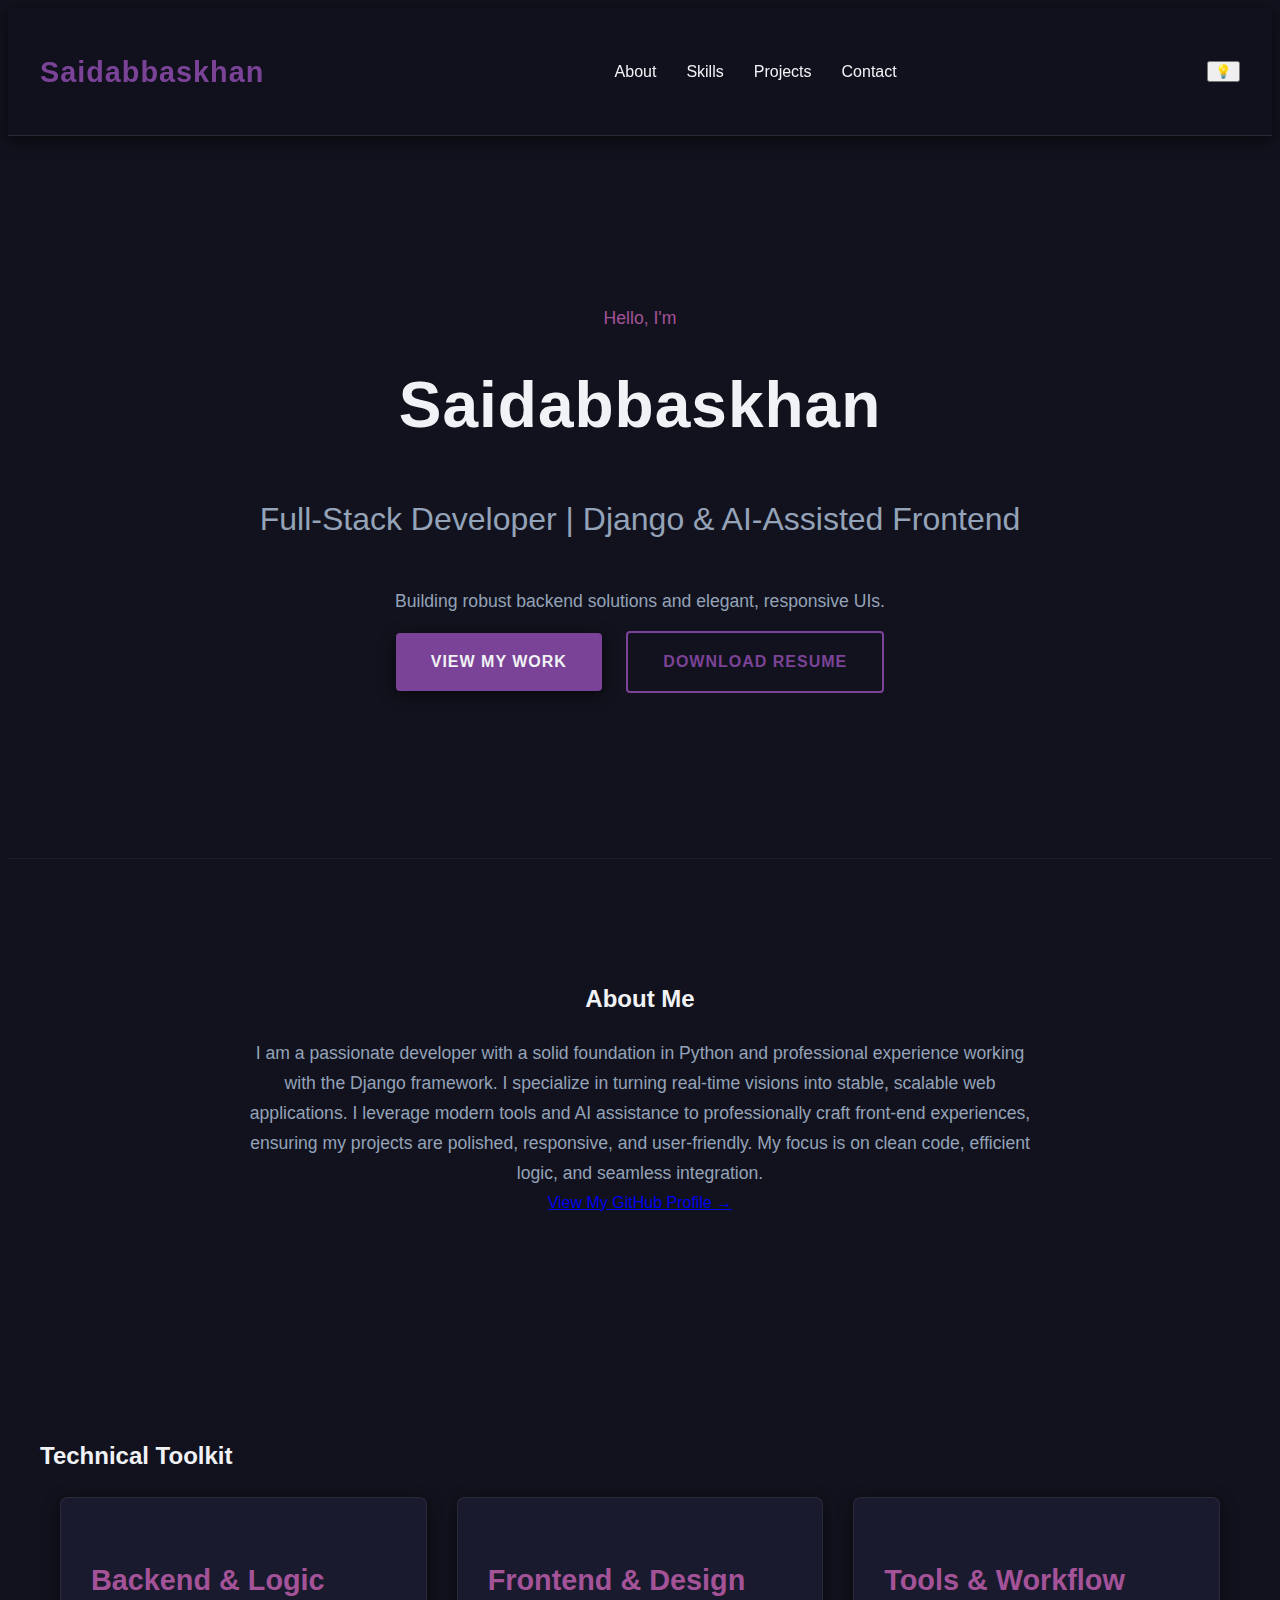
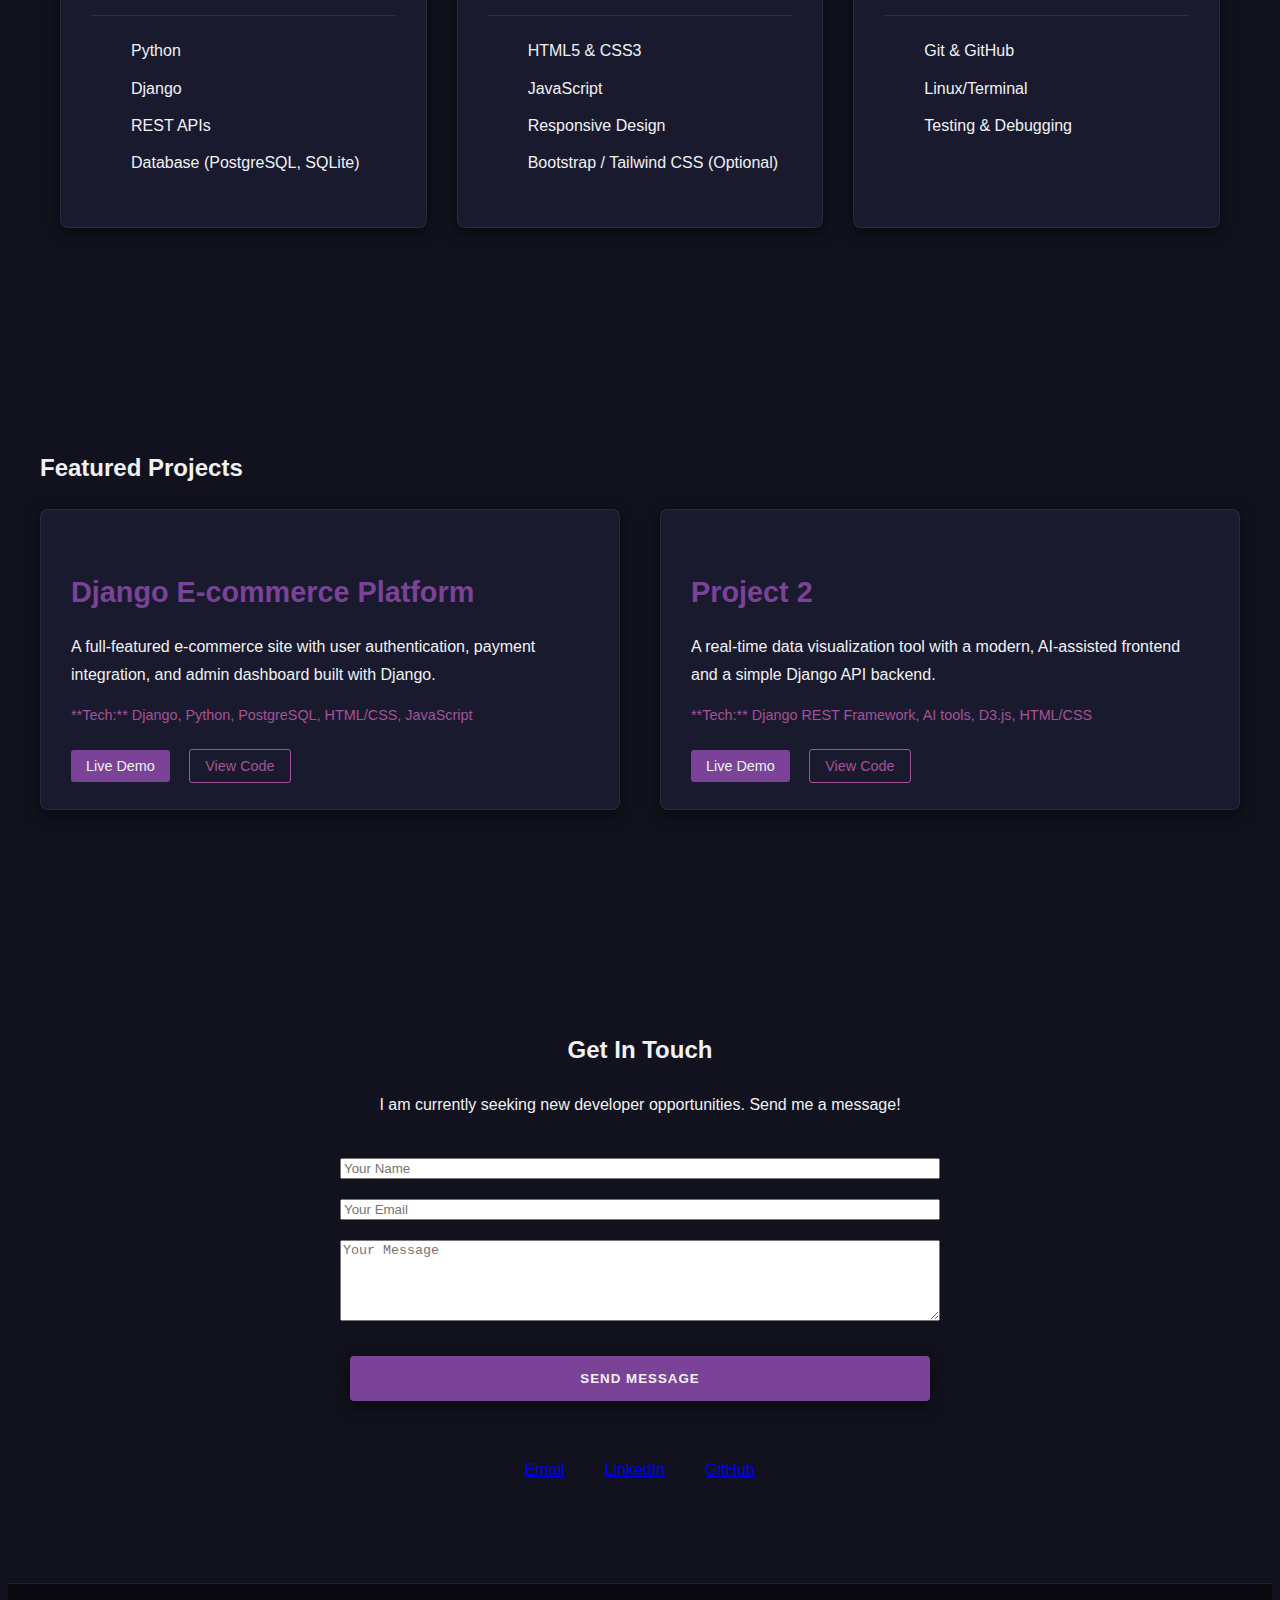
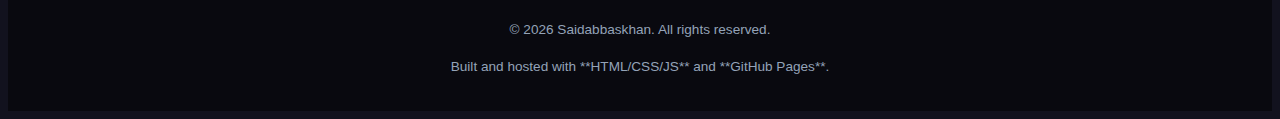
<file: index.html>
<!DOCTYPE html>
<html lang="en">
<head>
    <meta charset="UTF-8">
    <meta name="viewport" content="width=device-width, initial-scale=1.0">
    <title> Saidabbaskhan | Python & Django Developer Portfolio</title>
    
    <link rel="stylesheet" href="css/style.css">
    <link rel="stylesheet" href="css/light-mode.css">
    
    </head>
<body>

    <header class="main-header">
        <div class="container">
            <h1 class="logo"><a href="#hero">Saidabbaskhan</a></h1>
            <nav class="main-nav">
                <ul>
                    <li><a href="#about">About</a></li>
                    <li><a href="#skills">Skills</a></li>
                    <li><a href="#projects">Projects</a></li>
                    <li><a href="#contact">Contact</a></li>
                </ul>
            </nav>
            <button id="mode-toggle" aria-label="Toggle Dark/Light Mode">💡</button>
        </div>
    </header>

    <main>
        
        <section id="hero" class="hero-section">
            <div class="container">
                <div class="hero-content">
                    <p class="greeting">Hello, I'm</p>
                    <h2 class="name">Saidabbaskhan</h2>
                    <h3 class="title">Full-Stack Developer | Django & AI-Assisted Frontend</h3>
                    <p class="tagline">Building robust backend solutions and elegant, responsive UIs.</p>
                    <a href="#projects" class="cta-button primary-btn">View My Work</a>
                    <a href="#" class="cta-button secondary-btn" target="_blank">Download Resume</a>
                </div>
                </div>
        </section>

        <section id="about" class="about-section padded-section">
            <div class="container">
                <h2>About Me</h2>
                <p class="bio-summary">
                    I am a passionate developer with a solid foundation in Python and professional experience working with the Django framework. 
                    I specialize in turning real-time visions into stable, scalable web applications. 
                    I leverage modern tools and AI assistance to professionally craft front-end experiences, ensuring my projects are polished, responsive, and user-friendly. 
                    My focus is on clean code, efficient logic, and seamless integration.
                </p>
                <a href="#" class="github-link" target="_blank">
                    View My GitHub Profile &rarr;
                </a>
            </div>
        </section>

        <section id="skills" class="skills-section padded-section">
            <div class="container">
                <h2>Technical Toolkit</h2>
                <div class="skills-grid">
                    <div class="skill-category">
                        <h3>Backend & Logic</h3>
                        <ul>
                            <li>Python</li>
                            <li>Django</li>
                            <li>REST APIs</li>
                            <li>Database (PostgreSQL, SQLite)</li>
                        </ul>
                    </div>
                    <div class="skill-category">
                        <h3>Frontend & Design</h3>
                        <ul>
                            <li>HTML5 & CSS3</li>
                            <li>JavaScript</li>
                            <li>Responsive Design</li>
                            <li>Bootstrap / Tailwind CSS (Optional)</li>
                        </ul>
                    </div>
                    <div class="skill-category">
                        <h3>Tools & Workflow</h3>
                        <ul>
                            <li>Git & GitHub</li>
                          
                            <li>Linux/Terminal</li>
                            <li>Testing & Debugging</li>
                        </ul>
                    </div>
                </div>
            </div>
        </section>
        
        <section id="projects" class="projects-section padded-section">
            <div class="container">
                <h2>Featured Projects</h2>
                <div class="project-list-grid">
                    
                    <article class="project-card">
                        <h3>Django E-commerce Platform</h3>
                        <p class="description">A full-featured e-commerce site with user authentication, payment integration, and admin dashboard built with Django.</p>
                        <p class="tech-stack">**Tech:** Django, Python, PostgreSQL, HTML/CSS, JavaScript</p>
                        <div class="project-links">
                            <!--><a href="#" class="link-btn live" target="_blank">Live Demo</a></!-->
                            <a href="#" class="link-btn code" target="_blank">View Code</a>
                        </div>
                    </article>
                    
                    <article class="project-card">
                        <h3>Project 2</h3>
                        <p class="description">A real-time data visualization tool with a modern, AI-assisted frontend and a simple Django API backend.</p>
                        <p class="tech-stack">**Tech:** Django REST Framework, AI tools, D3.js, HTML/CSS</p>
                        <div class="project-links">
                            <!--><a href="#" class="link-btn live" target="_blank">Live Demo</a></!-->
                            <a href="#" class="link-btn code" target="_blank">View Code</a>
                        </div>
                    </article>

                    </div>
            </div>
        </section>

        <section id="contact" class="contact-section padded-section">
            <div class="container">
                <h2>Get In Touch</h2>
                <p>I am currently seeking new developer opportunities. Send me a message!</p>

                <form action="#" method="POST" class="contact-form">
                    <input type="text" name="name" placeholder="Your Name" required>
                    <input type="email" name="_replyto" placeholder="Your Email" required>
                    <textarea name="message" placeholder="Your Message" rows="5" required></textarea>
                    <button type="submit" class="cta-button primary-btn">Send Message</button>
                </form>

                <div class="social-links">
                    <a href="mailto:khanqambarov@gmail.com" target="_blank">Email</a>
                    <a href="#" target="_blank">LinkedIn</a>
                    <a href="#" target="_blank">GitHub</a>
                </div>
            </div>
        </section>

    </main>

    <footer class="main-footer">
        <div class="container">
            <p>&copy; <span id="current-year">2025</span> Saidabbaskhan. All rights reserved.</p>
            <p>Built and hosted with **HTML/CSS/JS** and **GitHub Pages**.</p>
        </div>
    </footer>

    <script src="js/main.js"></script>
    
    <script>
        document.getElementById('current-year').textContent = new Date().getFullYear();
    </script>
</body>
</html>
</file>
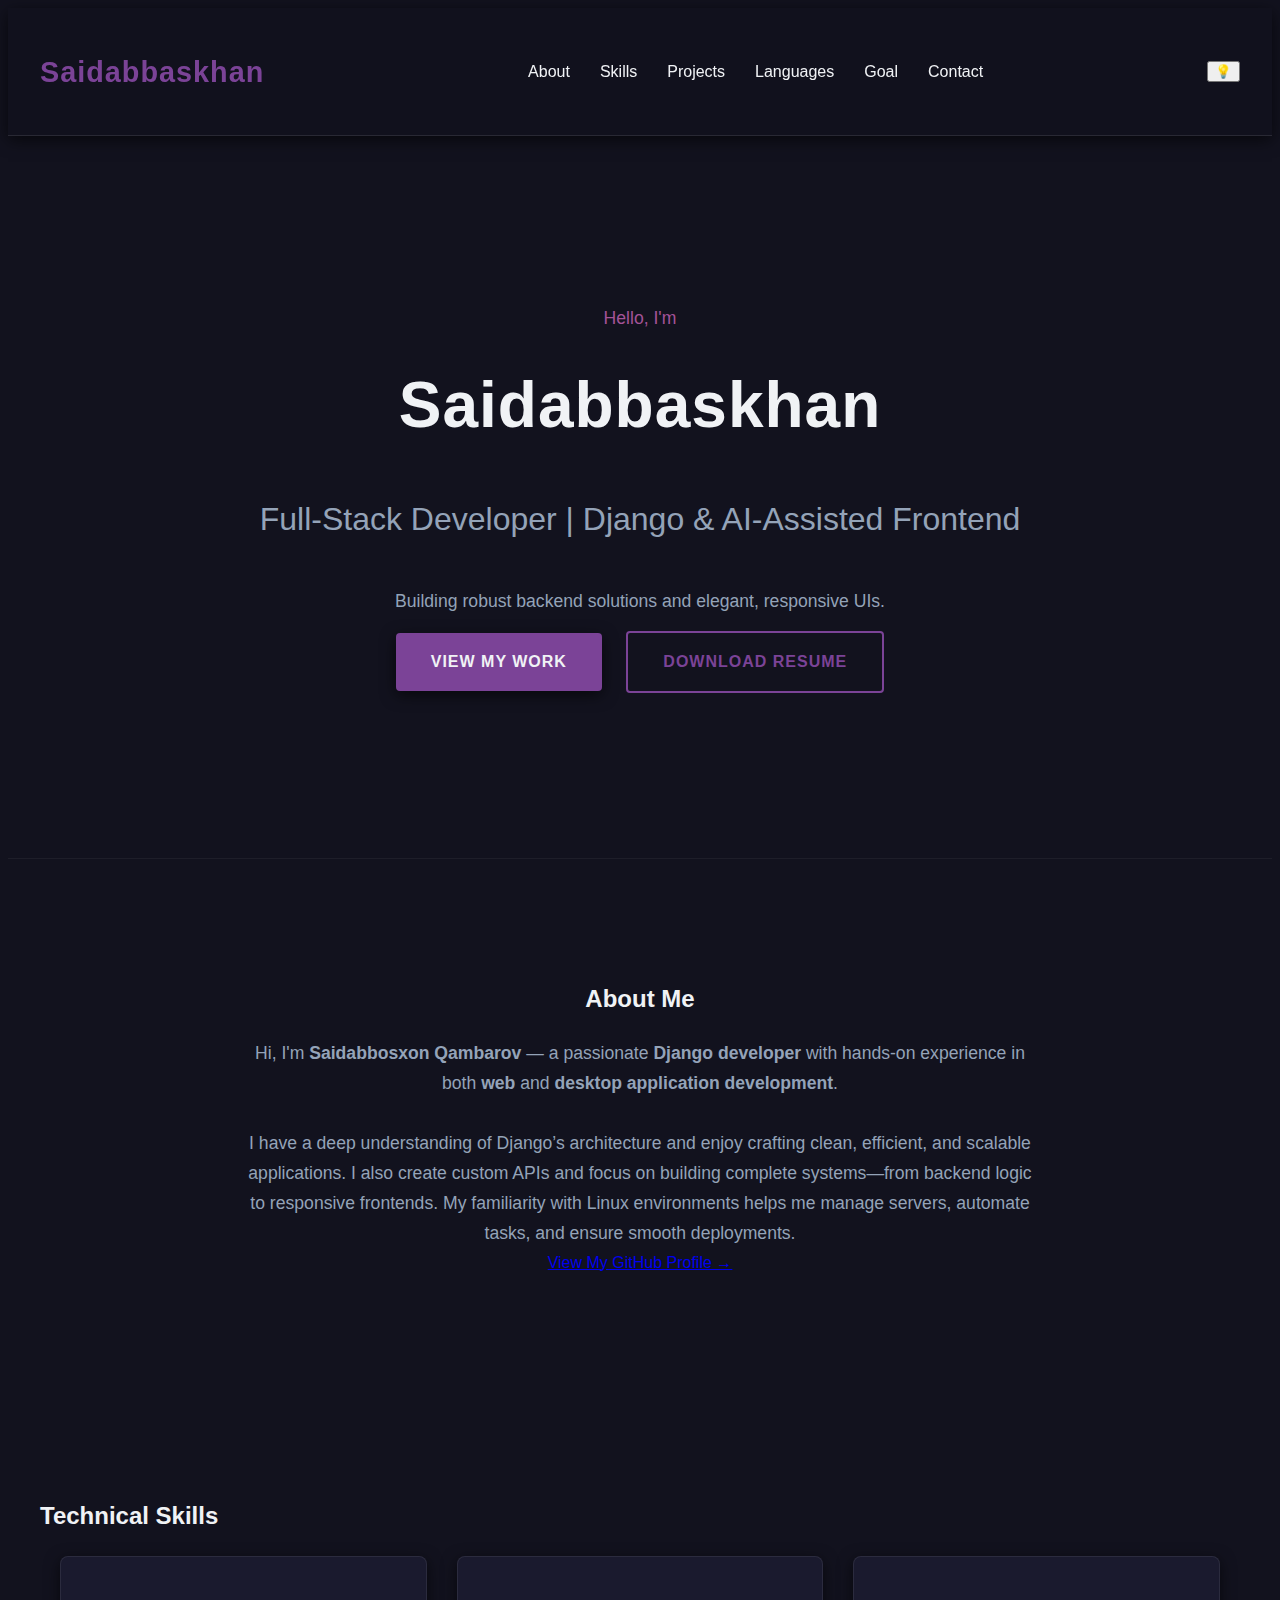
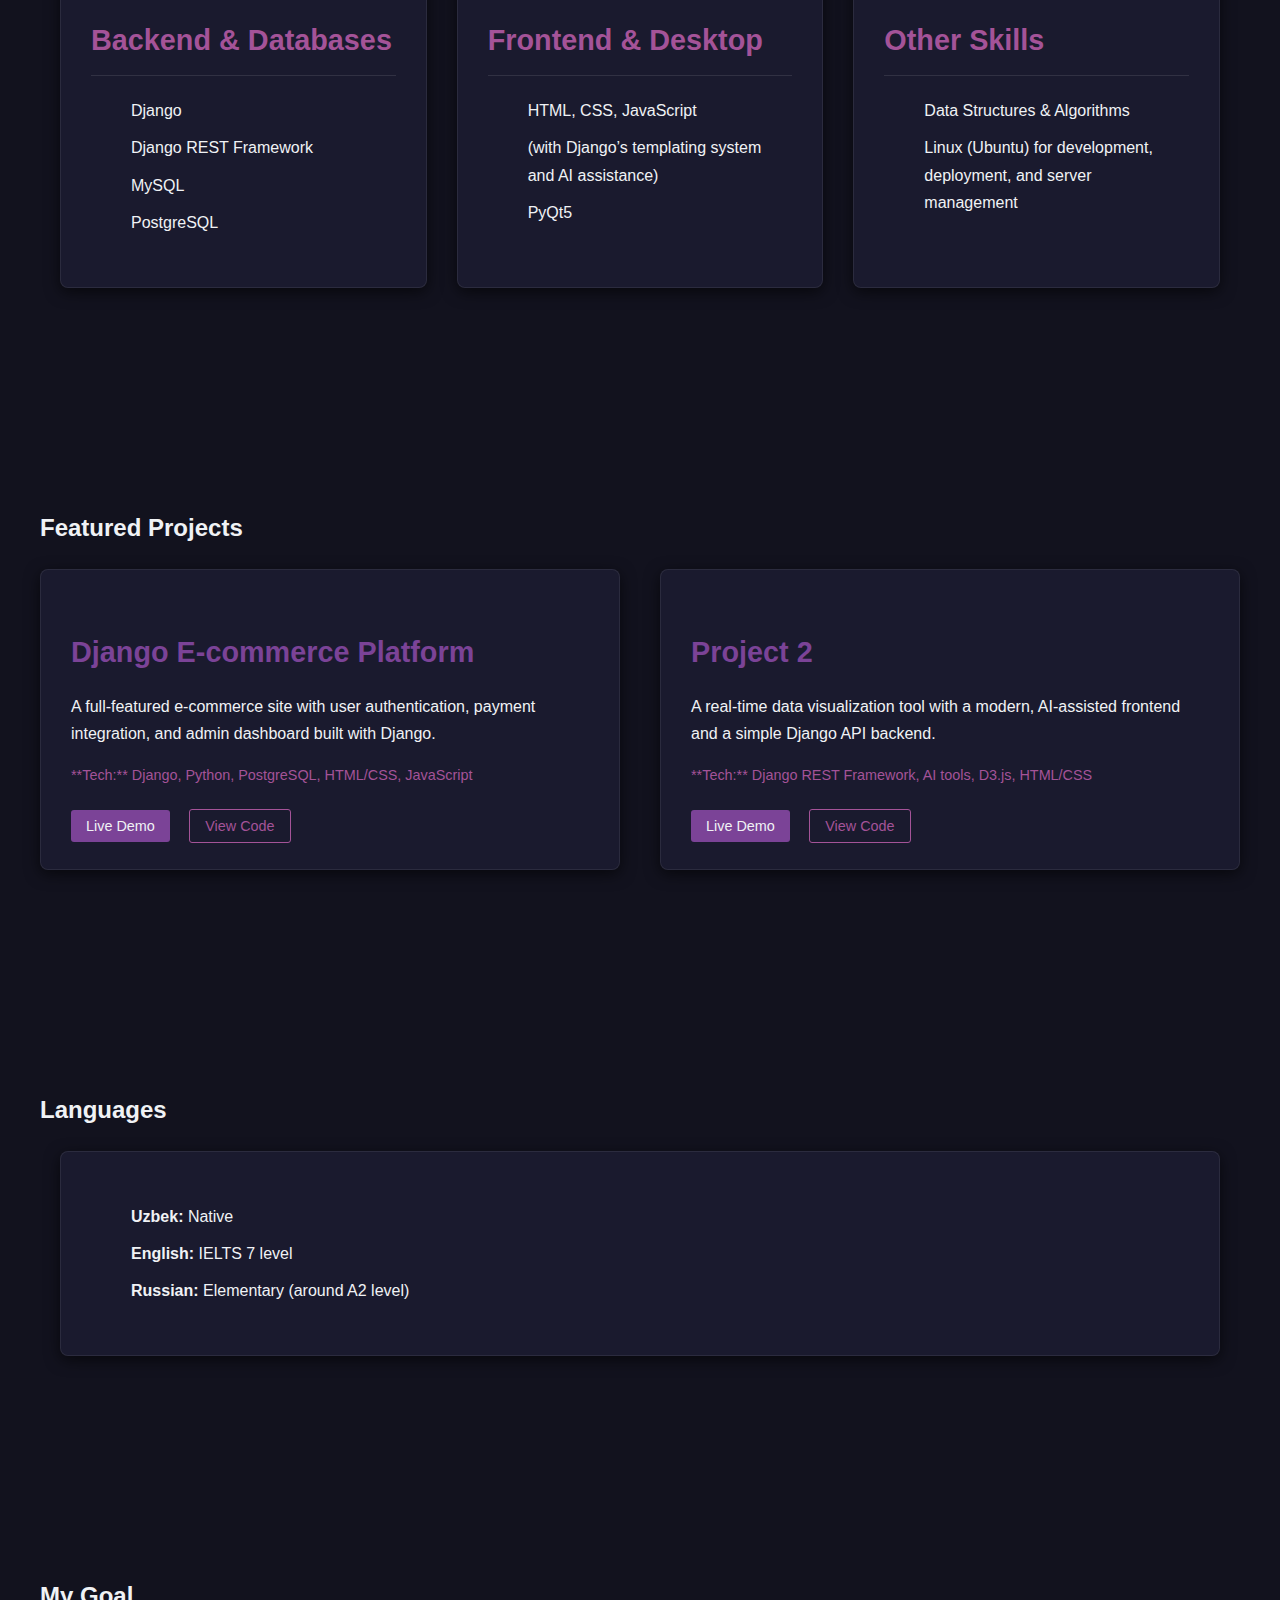
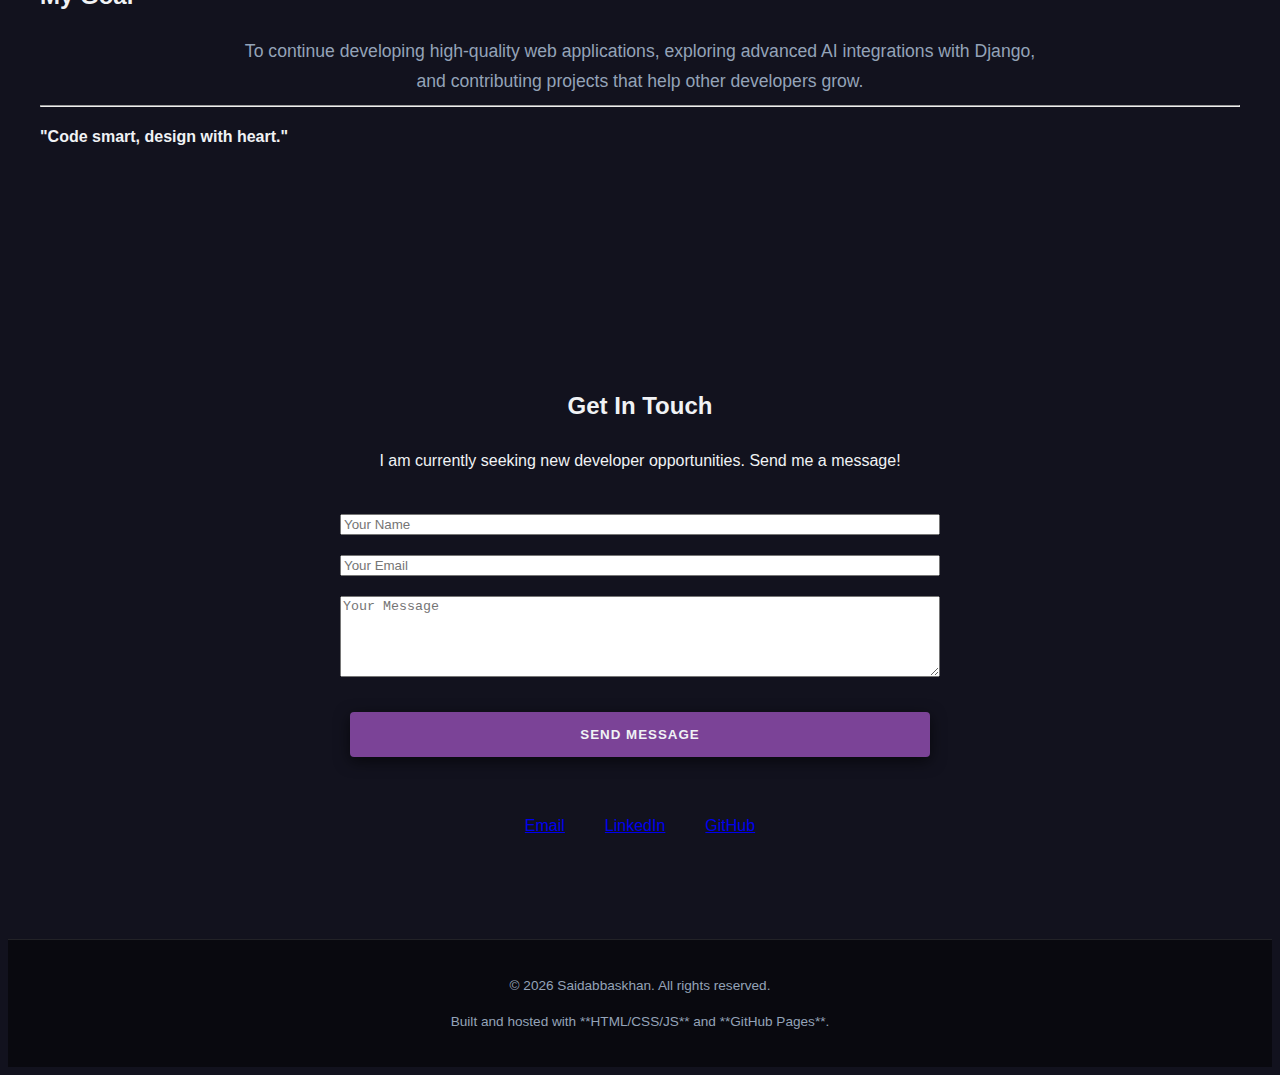
<file: push/index.html>
<!DOCTYPE html>
<html lang="en">
<head>
    <meta charset="UTF-8">
    <meta name="viewport" content="width=device-width, initial-scale=1.0">
    <title> Saidabbaskhan | Python & Django Developer Portfolio</title>
    
    <link rel="stylesheet" href="css/style.css">
    <link rel="stylesheet" href="css/light-mode.css">
    <link rel="icon" href="favicon.svg" type="image/svg+xml">
    
    </head>
<body>

    <header class="main-header">
        <div class="container">
            <h1 class="logo"><a href="#hero">Saidabbaskhan</a></h1>
            <nav class="main-nav">
                <ul>
                    <li><a href="#about">About</a></li>
                    <li><a href="#skills">Skills</a></li>
                    <li><a href="#projects">Projects</a></li>
                    <li><a href="#languages">Languages</a></li>
                    <li><a href="#goal">Goal</a></li>
                    <li><a href="#contact">Contact</a></li>
                </ul>
            </nav>
            <button class="hamburger" id="hamburger-menu" aria-label="Toggle Menu">&#9776;</button>
            <button id="mode-toggle" aria-label="Toggle Dark/Light Mode">💡</button>
        </div>
    </header>

    <main>
        
        <section id="hero" class="hero-section">
            <div class="container">
                <div class="hero-content">
                    <p class="greeting">Hello, I'm</p>
                    <h2 class="name">Saidabbaskhan</h2>
                    <h3 class="title">Full-Stack Developer | Django & AI-Assisted Frontend</h3>
                    <p class="tagline">Building robust backend solutions and elegant, responsive UIs.</p>
                    <a href="#projects" class="cta-button primary-btn">View My Work</a>
                    <a href="#" class="cta-button secondary-btn" target="_blank">Download Resume</a>
                </div>
                </div>
        </section>

        <section id="about" class="about-section padded-section">
            <div class="container">
                <h2>About Me</h2>
                <p class="bio-summary">
                    Hi, I'm <strong>Saidabbosxon Qambarov</strong> — a passionate <strong>Django developer</strong> with hands-on experience in both <strong>web</strong> and <strong>desktop application development</strong>.
                    <br><br>
                    I have a deep understanding of Django’s architecture and enjoy crafting clean, efficient, and scalable applications. I also create custom APIs and focus on building complete systems—from backend logic to responsive frontends. My familiarity with Linux environments helps me manage servers, automate tasks, and ensure smooth deployments.
                </p>
                <a href="#" class="github-link" target="_blank">
                    View My GitHub Profile &rarr;
                </a>
            </div>
        </section>

        <section id="skills" class="skills-section padded-section">
            <div class="container">
                <h2>Technical Skills</h2>
                <div class="skills-grid">
                    <div class="skill-category">
                        <h3>Backend & Databases</h3>
                        <ul>
                            <li>Django</li>
                            <li>Django REST Framework</li>
                            <li>MySQL</li>
                            <li>PostgreSQL</li>
                        </ul>
                    </div>
                    <div class="skill-category">
                        <h3>Frontend & Desktop</h3>
                        <ul>
                            <li>HTML, CSS, JavaScript</li>
                            <li>(with Django’s templating system and AI assistance)</li>
                            <li>PyQt5</li>
                        </ul>
                    </div>
                    <div class="skill-category">
                        <h3>Other Skills</h3>
                        <ul>
                            <li>Data Structures & Algorithms</li>
                            <li>Linux (Ubuntu) for development, deployment, and server management</li>
                        </ul>
                    </div>
                </div>
            </div>
        </section>
        
        <section id="projects" class="projects-section padded-section">
            <div class="container">
                <h2>Featured Projects</h2>
                <div class="project-list-grid">
                    
                    <article class="project-card">
                        <h3>Django E-commerce Platform</h3>
                        <p class="description">A full-featured e-commerce site with user authentication, payment integration, and admin dashboard built with Django.</p>
                        <p class="tech-stack">**Tech:** Django, Python, PostgreSQL, HTML/CSS, JavaScript</p>
                        <div class="project-links">
                            <!--><a href="#" class="link-btn live" target="_blank">Live Demo</a></!-->
                            <a href="#" class="link-btn code" target="_blank">View Code</a>
                        </div>
                    </article>
                    
                    <article class="project-card">
                        <h3>Project 2</h3>
                        <p class="description">A real-time data visualization tool with a modern, AI-assisted frontend and a simple Django API backend.</p>
                        <p class="tech-stack">**Tech:** Django REST Framework, AI tools, D3.js, HTML/CSS</p>
                        <div class="project-links">
                            <!--><a href="#" class="link-btn live" target="_blank">Live Demo</a></!-->
                            <a href="#" class="link-btn code" target="_blank">View Code</a>
                        </div>
                    </article>

                    </div>
            </div>
        </section>

        <section id="languages" class="languages-section padded-section">
            <div class="container">
                <h2>Languages</h2>
                <div class="skills-grid">
                    <div class="skill-category">
                        <ul>
                            <li><strong>Uzbek:</strong> Native</li>
                            <li><strong>English:</strong> IELTS 7 level</li>
                            <li><strong>Russian:</strong> Elementary (around A2 level)</li>
                        </ul>
                    </div>
                </div>
            </div>
        </section>

        <section id="goal" class="goal-section padded-section">
            <div class="container">
                <h2>My Goal</h2>
                <p class="bio-summary">To continue developing high-quality web applications, exploring advanced AI integrations with Django, and contributing projects that help other developers grow.</p>
                <hr>
                <p><strong>"Code smart, design with heart."</strong></p>
            </div>
        </section>

        <section id="contact" class="contact-section padded-section">
            <div class="container">
                <h2>Get In Touch</h2>
                <p>I am currently seeking new developer opportunities. Send me a message!</p>

                <form action="https://formspree.io/f/mnnowajz" method="POST" class="contact-form">
                    <input type="hidden" name="_next" value="thank-you.html">
                    <input type="text" name="name" placeholder="Your Name" required>
                    <input type="email" name="_replyto" placeholder="Your Email" required>
                    <textarea name="message" placeholder="Your Message" rows="5" required></textarea>
                    <button type="submit" class="cta-button primary-btn">Send Message</button>
                </form>

                <div class="social-links">
                    <a href="mailto:khanqambarov@gmail.com" target="_blank">Email</a>
                    <a href="www.linkedin.com/in/saidabbosxon-qambarov-787950262" target="_blank">LinkedIn</a>
                    <a href="https://github.com/khan-zero" target="_blank">GitHub</a>
                </div>
            </div>
        </section>

    </main>

    <footer class="main-footer">
        <div class="container">
            <p>&copy; <span id="current-year">2025</span> Saidabbaskhan. All rights reserved.</p>
            <p>Built and hosted with **HTML/CSS/JS** and **GitHub Pages**.</p>
        </div>
    </footer>

    <script src="js/main.js"></script>
    
    <script>
        document.getElementById('current-year').textContent = new Date().getFullYear();
    </script>
</body>
</html>
</file>
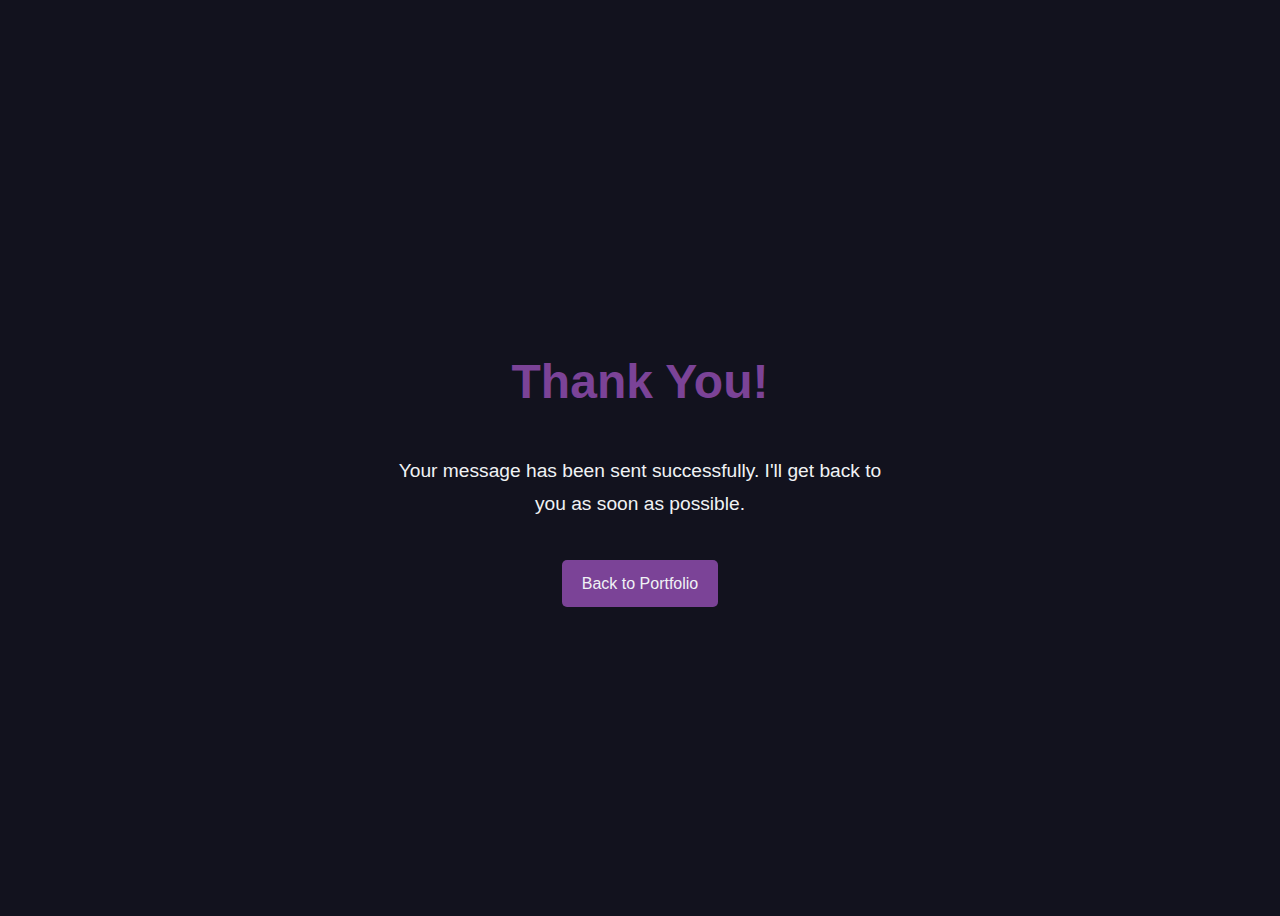
<file: push/thank-you.html>
<!DOCTYPE html>
<html lang="en">
<head>
    <meta charset="UTF-8">
    <meta name="viewport" content="width=device-width, initial-scale=1.0">
    <title>Thank You!</title>
    <link rel="stylesheet" href="css/style.css">
    <style>
        body {
            display: flex;
            justify-content: center;
            align-items: center;
            height: 100vh;
            text-align: center;
        }
        .thank-you-message {
            max-width: 500px;
        }
        .thank-you-message h1 {
            font-size: 3rem;
            color: var(--primary-color);
        }
        .thank-you-message p {
            font-size: 1.2rem;
            color: var(--text-light);
        }
        .back-link {
            display: inline-block;
            margin-top: 20px;
            padding: 10px 20px;
            background-color: var(--primary-color);
            color: var(--text-light);
            text-decoration: none;
            border-radius: 5px;
        }
    </style>
</head>
<body>
    <div class="thank-you-message">
        <h1>Thank You!</h1>
        <p>Your message has been sent successfully. I'll get back to you as soon as possible.</p>
        <a href="index.html" class="back-link">Back to Portfolio</a>
    </div>
</body>
</html>
</file>
<file: css/light-mode.css>
/* css/light-mode.css */

body.light-mode {
    --bg-dark: #f0f2f5;
    --primary-color: #7b4397;
    --secondary-color: #a45398;
    --text-light: #12121e;
    --text-muted: #4a5568;
    --shadow-subtle: 0 4px 15px rgba(0, 0, 0, 0.1);
}

body.light-mode .main-header {
    background: rgba(255, 255, 255, 0.95);
    border-bottom: 1px solid rgba(0, 0, 0, 0.1);
}

body.light-mode h2, body.light-mode .logo a, body.light-mode .main-nav ul li a:hover, body.light-mode .social-link:hover {
    color: var(--primary-color);
}

body.light-mode h3, body.light-mode .main-nav ul li a, body.light-mode .neon-input, body.light-mode .skill-category ul li {
    color: var(--text-light);
}

body.light-mode .bio-summary, body.light-mode .tagline, body.light-mode .hero-content .title, body.light-mode .neon-input::placeholder, body.light-mode .main-footer {
    color: var(--text-muted);
}

body.light-mode .skill-category, body.light-mode .project-card {
    background: #ffffff;
    border: 1px solid rgba(0, 0, 0, 0.08);
}

body.light-mode .skill-category:hover, body.light-mode .project-card:hover {
    border-color: var(--primary-color);
}

body.light-mode .skill-category h3, body.light-mode .project-card .tech-stack, body.light-mode .social-link {
    color: var(--secondary-color);
}

body.light-mode .neon-btn {
    background: var(--secondary-color);
    color: var(--text-light);
}

body.light-mode .neon-btn:hover {
    background: var(--primary-color);
}

body.light-mode .primary-btn {
    background-color: var(--primary-color);
    color: var(--text-light);
}

body.light-mode .secondary-btn {
    border: 2px solid var(--primary-color);
    color: var(--primary-color);
}

body.light-mode .secondary-btn:hover {
    background: rgba(123, 67, 151, 0.1);
}

body.light-mode .link-btn.live {
    background-color: var(--primary-color);
    color: var(--text-light);
}

body.light-mode .link-btn.code {
    background: transparent;
    border: 1px solid var(--secondary-color);
    color: var(--secondary-color);
}

body.light-mode .neon-input {
    background: rgba(0, 0, 0, 0.05);
    border: 1px solid rgba(0, 0, 0, 0.1);
}

body.light-mode .neon-input:focus {
    border-color: var(--primary-color);
    box-shadow: 0 0 8px rgba(123, 67, 151, 0.5);
}

body.light-mode .main-footer {
    background: rgba(255, 255, 255, 0.5);
    border-top: 1px solid rgba(0, 0, 0, 0.1);
}
</file>
<file: push/css/light-mode.css>
/* css/light-mode.css */

body.light-mode {
    --bg-dark: #f0f2f5;
    --primary-color: #7b4397;
    --secondary-color: #a45398;
    --text-light: #12121e;
    --text-muted: #4a5568;
    --shadow-subtle: 0 4px 15px rgba(0, 0, 0, 0.1);
}

body.light-mode .main-header {
    background: rgba(255, 255, 255, 0.95);
    border-bottom: 1px solid rgba(0, 0, 0, 0.1);
}

body.light-mode h2, body.light-mode .logo a, body.light-mode .main-nav ul li a:hover, body.light-mode .social-link:hover {
    color: var(--primary-color);
}

body.light-mode h3, body.light-mode .main-nav ul li a, body.light-mode .neon-input, body.light-mode .skill-category ul li {
    color: var(--text-light);
}

body.light-mode .bio-summary, body.light-mode .tagline, body.light-mode .hero-content .title, body.light-mode .neon-input::placeholder, body.light-mode .main-footer {
    color: var(--text-muted);
}

body.light-mode .skill-category, body.light-mode .project-card {
    background: #ffffff;
    border: 1px solid rgba(0, 0, 0, 0.08);
}

body.light-mode .skill-category:hover, body.light-mode .project-card:hover {
    border-color: var(--primary-color);
}

body.light-mode .skill-category h3, body.light-mode .project-card .tech-stack, body.light-mode .social-link {
    color: var(--secondary-color);
}

body.light-mode .neon-btn {
    background: var(--secondary-color);
    color: var(--text-light);
}

body.light-mode .neon-btn:hover {
    background: var(--primary-color);
}

body.light-mode .primary-btn {
    background-color: var(--primary-color);
    color: var(--text-light);
}

body.light-mode .secondary-btn {
    border: 2px solid var(--primary-color);
    color: var(--primary-color);
}

body.light-mode .secondary-btn:hover {
    background: rgba(123, 67, 151, 0.1);
}

body.light-mode .link-btn.live {
    background-color: var(--primary-color);
    color: var(--text-light);
}

body.light-mode .link-btn.code {
    background: transparent;
    border: 1px solid var(--secondary-color);
    color: var(--secondary-color);
}

body.light-mode .neon-input {
    background: rgba(0, 0, 0, 0.05);
    border: 1px solid rgba(0, 0, 0, 0.1);
}

body.light-mode .neon-input:focus {
    border-color: var(--primary-color);
    box-shadow: 0 0 8px rgba(123, 67, 151, 0.5);
}

body.light-mode .main-footer {
    background: rgba(255, 255, 255, 0.5);
    border-top: 1px solid rgba(0, 0, 0, 0.1);
}
</file>
<file: css/style.css>
/* css/style.css */

/* ========================================================= */
/* 1. TIMELESS DARK MODE VARIABLES & RESET                   */
/* ========================================================= */

body {
    --bg-dark: #12121e;
    --primary-color: #7b4397;
    --secondary-color: #a45398;
    --text-light: #f0f2f5;
    --text-muted: #94a3b8;
    --shadow-subtle: 0 4px 15px rgba(0, 0, 0, 0.6);
    --font-heading: 'Inter', sans-serif;
    --font-body: 'Inter', sans-serif;
    --max-width: 1200px;

    font-family: var(--font-body);
    line-height: 1.7;
    color: var(--text-light);
    background-color: var(--bg-dark);
    scroll-behavior: smooth;
    min-height: 100vh;
    transition: background-color 0.3s ease;
}

/* 2. UTILITY & TYPOGRAPHY */
.container {
    max-width: var(--max-width);
    margin: 0 auto;
    padding: 0 20px;
}

.padded-section {
    padding: 100px 0;
}

h2, h3, .logo a, .main-nav ul li a, .social-link, .skill-category, .project-card, .neon-btn, .primary-btn, .secondary-btn, .link-btn, .neon-input, .main-header, .main-footer {
    transition: color 0.3s ease, background-color 0.3s ease, border-color 0.3s ease;
}

h3 {
    font-family: var(--font-heading);
    font-size: 1.8rem;
    color: var(--text-light);
}

.bio-summary, .tagline {
    font-size: 1.1rem;
    color: var(--text-muted);
    max-width: 800px;
    margin: 0 auto;
    text-align: center;
}

/* 3. HEADER & NAVIGATION */
.main-header {
    background: rgba(18, 18, 30, 0.95); /* Adjusted header background to match new base */
    backdrop-filter: blur(5px);
    border-bottom: 1px solid rgba(255, 255, 255, 0.1); /* Subtle white border */
    box-shadow: var(--shadow-subtle); /* Professional header shadow */
    padding: 15px 0;
    position: sticky;
    top: 0;
    z-index: 1000;
}

.main-header .container {
    display: flex;
    justify-content: space-between;
    align-items: center;
}

.logo a {
    font-family: var(--font-heading);
    font-size: 1.8rem;
    color: var(--primary-color); /* Used primary color for logo */
    text-decoration: none;
    text-shadow: none; /* Removed text shadow */
    letter-spacing: 1px;
}

.main-nav ul {
    list-style: none;
    display: flex;
}

.main-nav ul li a {
    text-decoration: none;
    color: var(--text-light);
    padding: 10px 15px;
    display: block;
    transition: color 0.3s;
    font-family: var(--font-heading);
}

.main-nav ul li a:hover {
    color: var(--primary-color);
    text-shadow: none;
}

.neon-btn {
    background: var(--secondary-color);
    border: none;
    color: var(--text-light);
    padding: 8px 15px;
    cursor: pointer;
    text-shadow: none; /* Removed text shadow */
    box-shadow: 0 0 5px rgba(0, 0, 0, 0.2);
    font-family: var(--font-heading);
    font-weight: 600;
    transition: all 0.3s ease;
    border-radius: 4px;
}

.neon-btn:hover {
    background: var(--primary-color);
    color: var(--text-light);
    box-shadow: var(--shadow-subtle);
}

/* 4. HERO SECTION */
.hero-section {
    padding: 150px 0;
    text-align: center;
    border-bottom: 1px solid rgba(255, 255, 255, 0.05);
}

.hero-content .greeting {
    font-family: var(--font-body); /* Using professional font */
    color: var(--secondary-color);
    font-size: 1.1rem;
}

.hero-content .name {
    font-size: 4rem; /* Slightly reduced size */
    color: var(--text-light);
    font-family: var(--font-heading);
    text-shadow: none; /* Removed neon glow/blur */
    margin: 10px 0;
    letter-spacing: 1px;
}

.hero-content .title {
    font-size: 2rem;
    font-weight: 500;
    color: var(--text-muted);
    margin-bottom: 40px;
    font-family: var(--font-body);
}

/* 5. BUTTONS (Clean & Subtle) */
.cta-button {
    display: inline-block;
    padding: 15px 35px;
    border-radius: 4px; /* Slightly rounded corners */
    text-decoration: none;
    font-weight: 600;
    margin: 15px 10px;
    transition: all 0.4s ease-in-out;
    font-family: var(--font-heading);
    letter-spacing: 1px;
    text-transform: uppercase;
}

.primary-btn {
    /* Solid Color Base, removed aggressive gradient */
    background-color: var(--primary-color);
    color: var(--text-light);
    border: none;
    box-shadow: var(--shadow-subtle);
}

.primary-btn:hover {
    box-shadow: 0 0 20px rgba(123, 67, 151, 0.4); /* Subtle hover shadow from primary color */
    transform: translateY(-2px);
}

.secondary-btn {
    background: transparent;
    border: 2px solid var(--primary-color);
    color: var(--primary-color);
}

.secondary-btn:hover {
    background: rgba(123, 67, 151, 0.1); /* Very subtle background change */
    box-shadow: none;
    transform: translateY(-2px);
}

/* 6. SKILLS GRID (Elevated Dark Cards) */
.skills-grid {
    display: grid;
    grid-template-columns: repeat(auto-fit, minmax(280px, 1fr));
    gap: 30px;
    padding: 0 20px;
}

.skill-category {
    padding: 30px;
    border: 1px solid rgba(255, 255, 255, 0.08); /* Minimal border */
    background: #1a1a2e; /* Slightly lighter inner card background */
    border-radius: 8px;
    transition: transform 0.3s, box-shadow 0.3s;
    box-shadow: var(--shadow-subtle);
}

.skill-category:hover {
    transform: translateY(-5px);
    border-color: var(--primary-color);
    box-shadow: 0 10px 30px rgba(0, 0, 0, 0.8); /* Deeper lift effect */
}

.skill-category h3 {
    border-bottom: 1px solid rgba(255, 255, 255, 0.1); /* Clean separator */
    padding-bottom: 10px;
    margin-bottom: 15px;
    color: var(--secondary-color);
    text-shadow: none;
}

.skill-category ul {
    list-style: none;
}

.skill-category ul li {
    padding: 5px 0;
    font-family: var(--font-body);
    font-size: 1rem;
    color: var(--text-light);
}

/* 7. PROJECTS SHOWCASE (Grid and Cards) */
.project-list-grid {
    display: grid;
    grid-template-columns: repeat(auto-fit, minmax(320px, 1fr));
    gap: 40px;
}

.project-card {
    background: #1a1a2e;
    padding: 30px;
    border-radius: 8px;
    border: 1px solid rgba(255, 255, 255, 0.08);
    transition: transform 0.4s ease, box-shadow 0.4s ease;

    box-shadow: var(--shadow-subtle);
}

.project-card:hover {
    transform: translateY(-10px);
    box-shadow: 0 10px 30px rgba(0, 0, 0, 0.8); /* Deeper lift effect */
}

.project-card h3 {
    color: var(--primary-color);
    text-shadow: none;
    margin-bottom: 15px;
}

.project-card .description {
    margin-bottom: 15px;
}

.project-card .tech-stack {
    color: var(--secondary-color);
    font-size: 0.9rem;
    margin-bottom: 25px;
    font-family: var(--font-body); /* Using professional font */
}

.project-links a {
    margin-right: 15px;
}

.link-btn {
    padding: 8px 15px;
    border-radius: 3px;
    text-decoration: none;
    font-family: var(--font-heading);
    font-size: 0.9rem;
    transition: background 0.3s, color 0.3s;
}

.link-btn.live {
    background-color: var(--primary-color);
    color: var(--text-light);
}

.link-btn.code {
    background: transparent;
    border: 1px solid var(--secondary-color);
    color: var(--secondary-color);
}

/* 8. CONTACT FORM & SOCIAL LINKS */
.contact-section {
    text-align: center;
}

.contact-form {
    max-width: 600px;
    margin: 40px auto;
    display: flex;
    flex-direction: column;
    gap: 20px;
}

.neon-input {
    width: 100%;
    padding: 15px;
    background: rgba(255, 255, 255, 0.05);
    border: 1px solid rgba(255, 255, 255, 0.1);
    color: var(--text-light);
    font-family: var(--font-body); /* Switched back to professional font */
    font-size: 1rem;
    border-radius: 4px;
    transition: border-color 0.3s, box-shadow 0.3s;
}

.neon-input:focus {
    outline: none;
    border-color: var(--primary-color);
    box-shadow: 0 0 8px rgba(123, 67, 151, 0.5);
}

/* Placeholder styling */
.neon-input::placeholder {
    color: var(--text-muted);
    opacity: 0.8;
}

.social-links {
    margin-top: 30px;
    display: flex;
    justify-content: center;
    gap: 40px;
}

.social-link {
    color: var(--secondary-color);
    text-decoration: none;
    font-family: var(--font-heading);
    font-size: 1.2rem;
    text-shadow: none; /* Removed text shadow */
    transition: color 0.3s;
}

.social-link:hover {
    color: var(--primary-color);
}

/* 9. FOOTER */
.main-footer {
    background: rgba(0, 0, 0, 0.5);
    border-top: 1px solid rgba(255, 255, 255, 0.1);
    color: var(--text-muted);
    text-align: center;
    padding: 20px 0;
    font-size: 0.85rem;
    font-family: var(--font-body);
}

/* 10. MEDIA QUERIES (Mobile Responsiveness) */
.about-section {
    text-align: center;
}

@media (max-width: 768px) {
    .main-header .container {
        flex-direction: column;
    }
    .main-nav ul {
        margin-top: 10px;
        flex-wrap: wrap;
        justify-content: center;
    }
    .main-nav ul li a {
        padding: 5px 10px;
    }
    .hero-content .name {
        font-size: 3rem;
    }
    .hero-content .title {
        font-size: 1.5rem;
    }
    h2 {
        font-size: 2rem;
    }
    .padded-section {
        padding: 60px 0;
    }
    .project-list-grid, .skills-grid {
        grid-template-columns: 1fr;
    }
}
</file>
<file: push/css/style.css>
/* css/style.css */

/* ========================================================= */
/* 1. TIMELESS DARK MODE VARIABLES & RESET                   */
/* ========================================================= */

body {
    --bg-dark: #12121e;
    --primary-color: #7b4397;
    --secondary-color: #a45398;
    --text-light: #f0f2f5;
    --text-muted: #94a3b8;
    --shadow-subtle: 0 4px 15px rgba(0, 0, 0, 0.6);
    --font-heading: 'Inter', sans-serif;
    --font-body: 'Inter', sans-serif;
    --max-width: 1200px;

    font-family: var(--font-body);
    line-height: 1.7;
    color: var(--text-light);
    background-color: var(--bg-dark);
    scroll-behavior: smooth;
    min-height: 100vh;
    transition: background-color 0.3s ease;
}

/* 2. UTILITY & TYPOGRAPHY */
.container {
    max-width: var(--max-width);
    margin: 0 auto;
    padding: 0 20px;
}

.padded-section {
    padding: 100px 0;
}

h2, h3, .logo a, .main-nav ul li a, .social-link, .skill-category, .project-card, .neon-btn, .primary-btn, .secondary-btn, .link-btn, .neon-input, .main-header, .main-footer {
    transition: color 0.3s ease, background-color 0.3s ease, border-color 0.3s ease;
}

h3 {
    font-family: var(--font-heading);
    font-size: 1.8rem;
    color: var(--text-light);
}

.bio-summary, .tagline {
    font-size: 1.1rem;
    color: var(--text-muted);
    max-width: 800px;
    margin: 0 auto;
    text-align: center;
}

/* 3. HEADER & NAVIGATION */
.main-header {
    background: rgba(18, 18, 30, 0.95); /* Adjusted header background to match new base */
    backdrop-filter: blur(5px);
    border-bottom: 1px solid rgba(255, 255, 255, 0.1); /* Subtle white border */
    box-shadow: var(--shadow-subtle); /* Professional header shadow */
    padding: 15px 0;
    position: sticky;
    top: 0;
    z-index: 1000;
}

.main-header .container {
    display: flex;
    justify-content: space-between;
    align-items: center;
}

.logo a {
    font-family: var(--font-heading);
    font-size: 1.8rem;
    color: var(--primary-color); /* Used primary color for logo */
    text-decoration: none;
    text-shadow: none; /* Removed text shadow */
    letter-spacing: 1px;
}

.main-nav ul {
    list-style: none;
    display: flex;
}

.main-nav ul li a {
    text-decoration: none;
    color: var(--text-light);
    padding: 10px 15px;
    display: block;
    transition: color 0.3s;
    font-family: var(--font-heading);
}

.main-nav ul li a:hover {
    color: var(--primary-color);
    text-shadow: none;
}

.neon-btn {
    background: var(--secondary-color);
    border: none;
    color: var(--text-light);
    padding: 8px 15px;
    cursor: pointer;
    text-shadow: none; /* Removed text shadow */
    box-shadow: 0 0 5px rgba(0, 0, 0, 0.2);
    font-family: var(--font-heading);
    font-weight: 600;
    transition: all 0.3s ease;
    border-radius: 4px;
}

.neon-btn:hover {
    background: var(--primary-color);
    color: var(--text-light);
    box-shadow: var(--shadow-subtle);
}

/* 4. HERO SECTION */
.hero-section {
    padding: 150px 0;
    text-align: center;
    border-bottom: 1px solid rgba(255, 255, 255, 0.05);
}

.hero-content .greeting {
    font-family: var(--font-body); /* Using professional font */
    color: var(--secondary-color);
    font-size: 1.1rem;
}

.hero-content .name {
    font-size: 4rem; /* Slightly reduced size */
    color: var(--text-light);
    font-family: var(--font-heading);
    text-shadow: none; /* Removed neon glow/blur */
    margin: 10px 0;
    letter-spacing: 1px;
}

.hero-content .title {
    font-size: 2rem;
    font-weight: 500;
    color: var(--text-muted);
    margin-bottom: 40px;
    font-family: var(--font-body);
}

/* 5. BUTTONS (Clean & Subtle) */
.cta-button {
    display: inline-block;
    padding: 15px 35px;
    border-radius: 4px; /* Slightly rounded corners */
    text-decoration: none;
    font-weight: 600;
    margin: 15px 10px;
    transition: all 0.4s ease-in-out;
    font-family: var(--font-heading);
    letter-spacing: 1px;
    text-transform: uppercase;
}

.primary-btn {
    /* Solid Color Base, removed aggressive gradient */
    background-color: var(--primary-color);
    color: var(--text-light);
    border: none;
    box-shadow: var(--shadow-subtle);
}

.primary-btn:hover {
    box-shadow: 0 0 20px rgba(123, 67, 151, 0.4); /* Subtle hover shadow from primary color */
    transform: translateY(-2px);
}

.secondary-btn {
    background: transparent;
    border: 2px solid var(--primary-color);
    color: var(--primary-color);
}

.secondary-btn:hover {
    background: rgba(123, 67, 151, 0.1); /* Very subtle background change */
    box-shadow: none;
    transform: translateY(-2px);
}

/* 6. SKILLS GRID (Elevated Dark Cards) */
.skills-grid {
    display: grid;
    grid-template-columns: repeat(auto-fit, minmax(280px, 1fr));
    gap: 30px;
    padding: 0 20px;
}

.skill-category {
    padding: 30px;
    border: 1px solid rgba(255, 255, 255, 0.08); /* Minimal border */
    background: #1a1a2e; /* Slightly lighter inner card background */
    border-radius: 8px;
    transition: transform 0.3s, box-shadow 0.3s;
    box-shadow: var(--shadow-subtle);
}

.skill-category:hover {
    transform: translateY(-5px);
    border-color: var(--primary-color);
    box-shadow: 0 10px 30px rgba(0, 0, 0, 0.8); /* Deeper lift effect */
}

.skill-category h3 {
    border-bottom: 1px solid rgba(255, 255, 255, 0.1); /* Clean separator */
    padding-bottom: 10px;
    margin-bottom: 15px;
    color: var(--secondary-color);
    text-shadow: none;
}

.skill-category ul {
    list-style: none;
}

.skill-category ul li {
    padding: 5px 0;
    font-family: var(--font-body);
    font-size: 1rem;
    color: var(--text-light);
}

/* 7. PROJECTS SHOWCASE (Grid and Cards) */
.project-list-grid {
    display: grid;
    grid-template-columns: repeat(auto-fit, minmax(320px, 1fr));
    gap: 40px;
}

.project-card {
    background: #1a1a2e;
    padding: 30px;
    border-radius: 8px;
    border: 1px solid rgba(255, 255, 255, 0.08);
    transition: transform 0.4s ease, box-shadow 0.4s ease;

    box-shadow: var(--shadow-subtle);
}

.project-card:hover {
    transform: translateY(-10px);
    box-shadow: 0 10px 30px rgba(0, 0, 0, 0.8); /* Deeper lift effect */
}

.project-card h3 {
    color: var(--primary-color);
    text-shadow: none;
    margin-bottom: 15px;
}

.project-card .description {
    margin-bottom: 15px;
}

.project-card .tech-stack {
    color: var(--secondary-color);
    font-size: 0.9rem;
    margin-bottom: 25px;
    font-family: var(--font-body); /* Using professional font */
}

.project-links a {
    margin-right: 15px;
}

.link-btn {
    padding: 8px 15px;
    border-radius: 3px;
    text-decoration: none;
    font-family: var(--font-heading);
    font-size: 0.9rem;
    transition: background 0.3s, color 0.3s;
}

.link-btn.live {
    background-color: var(--primary-color);
    color: var(--text-light);
}

.link-btn.code {
    background: transparent;
    border: 1px solid var(--secondary-color);
    color: var(--secondary-color);
}

/* 8. CONTACT FORM & SOCIAL LINKS */
.contact-section {
    text-align: center;
}

.contact-form {
    max-width: 600px;
    margin: 40px auto;
    display: flex;
    flex-direction: column;
    gap: 20px;
}

.neon-input {
    width: 100%;
    padding: 15px;
    background: rgba(255, 255, 255, 0.05);
    border: 1px solid rgba(255, 255, 255, 0.1);
    color: var(--text-light);
    font-family: var(--font-body); /* Switched back to professional font */
    font-size: 1rem;
    border-radius: 4px;
    transition: border-color 0.3s, box-shadow 0.3s;
}

.neon-input:focus {
    outline: none;
    border-color: var(--primary-color);
    box-shadow: 0 0 8px rgba(123, 67, 151, 0.5);
}

/* Placeholder styling */
.neon-input::placeholder {
    color: var(--text-muted);
    opacity: 0.8;
}

.social-links {
    margin-top: 30px;
    display: flex;
    justify-content: center;
    gap: 40px;
}

.social-link {
    color: var(--secondary-color);
    text-decoration: none;
    font-family: var(--font-heading);
    font-size: 1.2rem;
    text-shadow: none; /* Removed text shadow */
    transition: color 0.3s;
}

.social-link:hover {
    color: var(--primary-color);
}

/* 9. FOOTER */
.main-footer {
    background: rgba(0, 0, 0, 0.5);
    border-top: 1px solid rgba(255, 255, 255, 0.1);
    color: var(--text-muted);
    text-align: center;
    padding: 20px 0;
    font-size: 0.85rem;
    font-family: var(--font-body);
}

/* 10. MEDIA QUERIES (Mobile Responsiveness) */
.about-section {
    text-align: center;
}

.hamburger {
    display: none;
    background: none;
    border: none;
    color: var(--text-light);
    font-size: 1.5rem;
    cursor: pointer;
    z-index: 1001;
}

@media (max-width: 768px) {
    .main-header .container {
        justify-content: space-between;
        align-items: center;
    }

    .main-nav {
        position: fixed;
        top: 0;
        right: -100%;
        width: 250px;
        height: 100vh;
        background: var(--bg-dark);
        flex-direction: column;
        justify-content: center;
        transition: right 0.3s ease-in-out;
        box-shadow: -5px 0 15px rgba(0, 0, 0, 0.5);
        z-index: 1000;
    }

    .main-nav.is-active {
        right: 0;
    }

    .main-nav ul {
        flex-direction: column;
        align-items: center;
    }

    .main-nav ul li a {
        padding: 20px;
        font-size: 1.2rem;
    }

    .hamburger {
        display: block;
    }

    .hero-content .name {
        font-size: 3rem;
    }
    .hero-content .title {
        font-size: 1.5rem;
    }
    h2 {
        font-size: 2rem;
    }
    .padded-section {
        padding: 60px 0;
    }
    .project-list-grid, .skills-grid {
        grid-template-columns: 1fr;
    }
}
</file>
